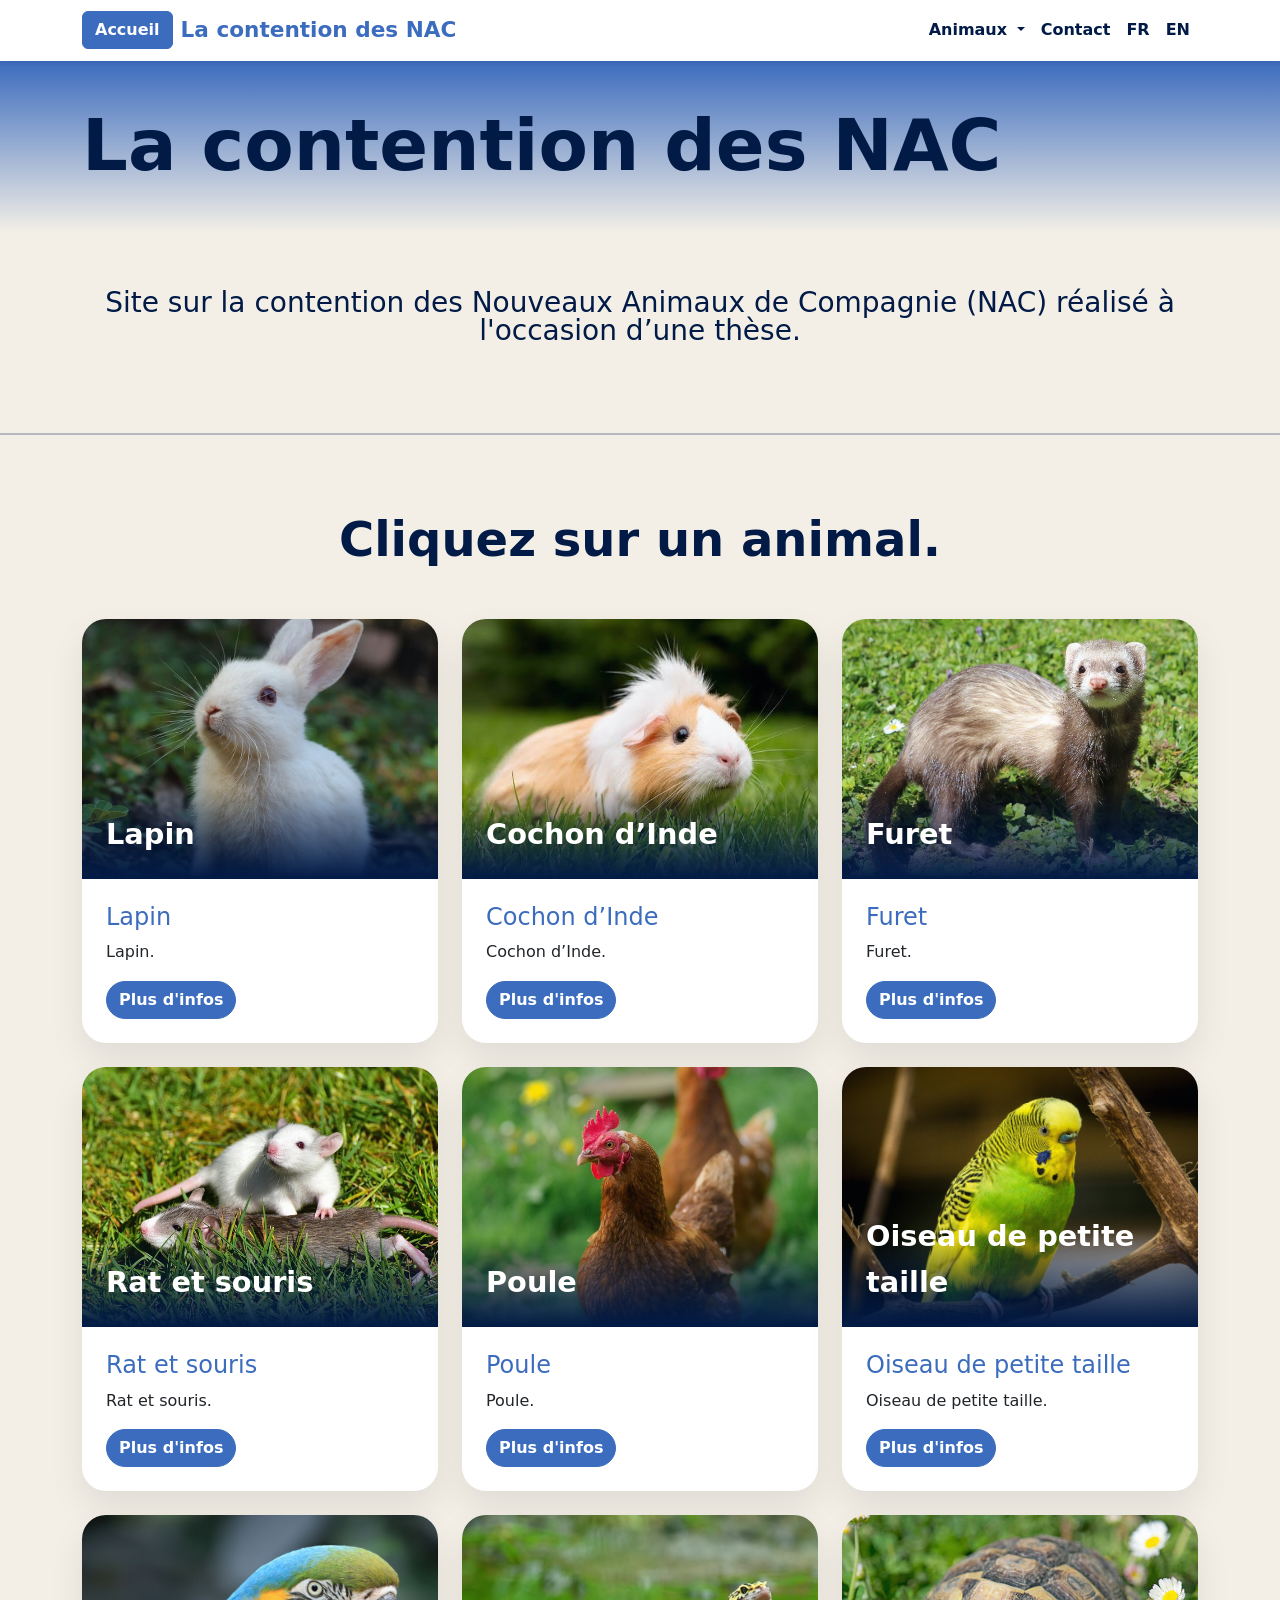
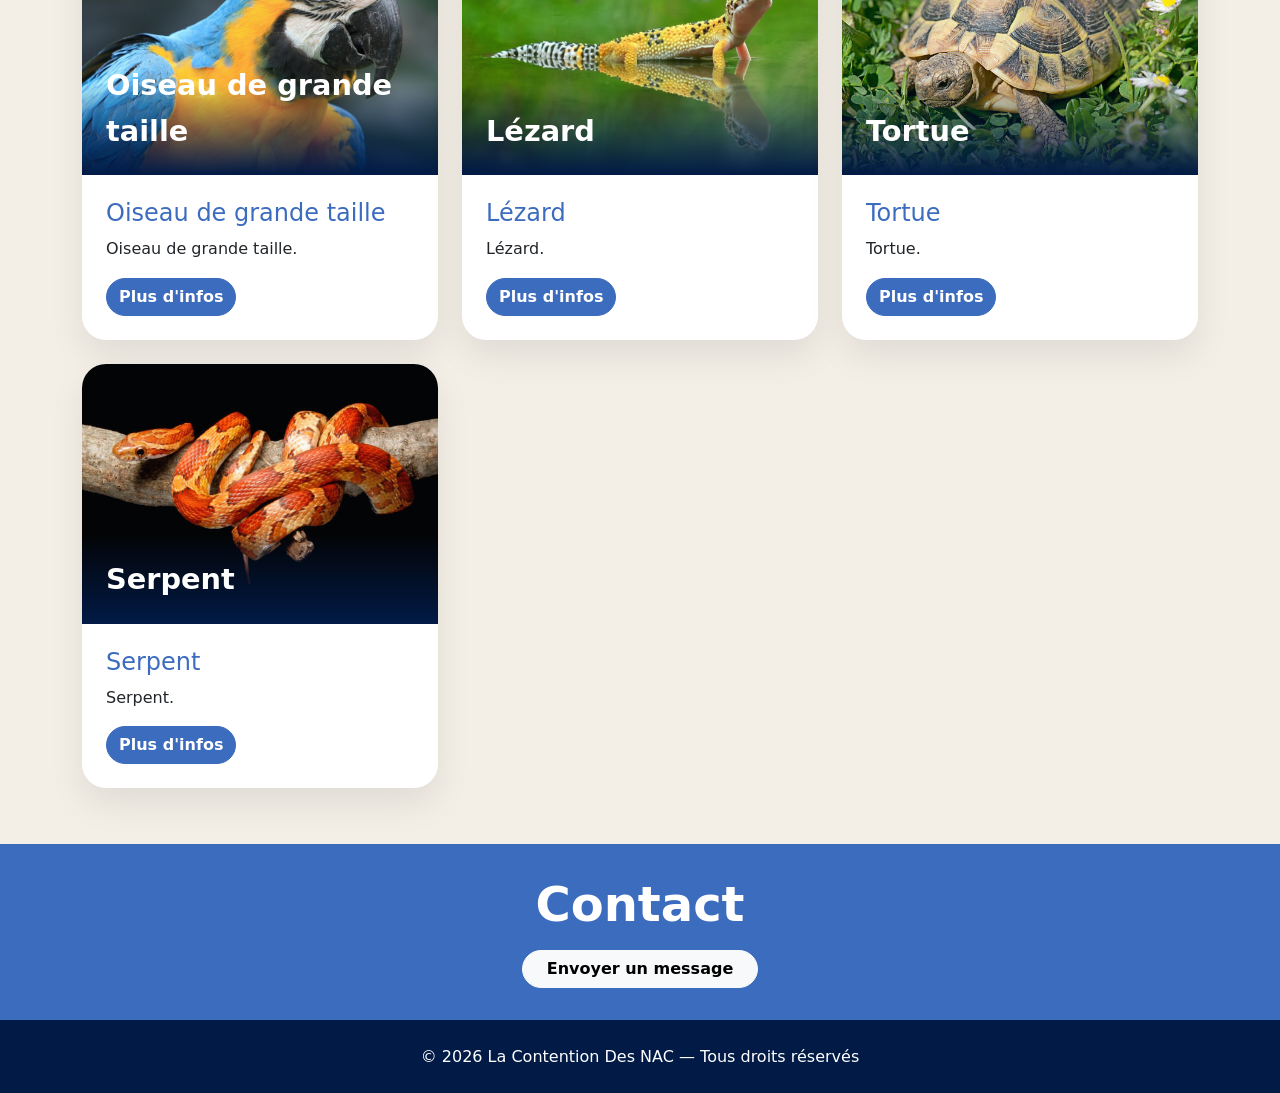
<file: index.html>
<!DOCTYPE html>
<html lang="fr">
<head>
    <meta charset="UTF-8">
    <meta name="viewport" content="width=device-width, initial-scale=1.0">
    <title>La Contention Des NAC</title>

    <link href="https://cdn.jsdelivr.net/npm/bootstrap@5.3.3/dist/css/bootstrap.min.css" rel="stylesheet">
    <link rel="stylesheet" href="css/style.css">
</head>

<body>
<div id="commonNavbar" class="sticky-top"></div>

<main>
    <section class="hero-section">
        <div class="container py-5">
            <div class="row align-items-center min-vh-10 g-5">
                <div class="col-12">
                    <h1 class="display-2 fw-bold lh-1 mb-1" id="home-title">
                        La contention des NAC
                    </h1>
                </div>
            </div>
        </div>
    </section>

    <section class="py-5" id="intro">
        <div class="container py-lg-2">
            <div class="text-center col-lg-12">
                <h2 class="fs-3 lh-1" id="home-intro">
                    Intro text.
                </h2>
            </div>
        </div>
    </section>

    <hr class="my-4 border-2">

    <section class="py-5" id="nac-list">
        <div class="container py-lg-2">
            <div class="row justify-content-center text-center mb-5">
                <div class="col-lg-8">
                    <h2 class="display-5 fw-bold lh-1" id="home-subtitle">
                        Cliquez sur un animal.
                    </h2>
                </div>
            </div>

            <div class="row g-4" id="nac-cards"></div>
        </div>
    </section>

    <section class="contact-section py-3 text-center text-white" id="contact">
        <div class="container py-lg-3">
            <h2 class="display-5 fw-bold mb-3">Contact</h2>
            <a href="mailto:lacontentiondesnac@gmail.com" class="btn btn-light rounded-pill px-4 fw-bold" id="contact-button">
                Envoyer un message
            </a>
        </div>
    </section>
</main>

<div id="commonFooter"></div>

<template id="nac-card-template">
    <!--    <div class="col-md-6 col-lg-4 col-xl-3">-->
    <div class="col-md-6 col-lg-4">
        <article class="card nac-card h-100 border-0">
            <a class="image-button">
                <img class="card-img-top">
                <span></span>
            </a>

            <div class="card-body p-4 d-flex flex-column">
                <h3 class="h4 card-title brand-color"></h3>
                <p class="card-text flex-grow-1"></p>
                <a class="btn btn-primary-custom rounded-pill align-self-start">
                    Plus d'infos
                </a>
            </div>
        </article>
    </div>
</template>


<script src="js/animalData.js"></script>
<script src="js/language.js"></script>
<script src="js/layout.js"></script>
<script src="js/navAnimals.js"></script>
<script src="js/homePage.js"></script>
<script src="js/homeCards.js"></script>
<script src="https://cdn.jsdelivr.net/npm/bootstrap@5.3.3/dist/js/bootstrap.bundle.min.js"></script>
</body>
</html>
</file>
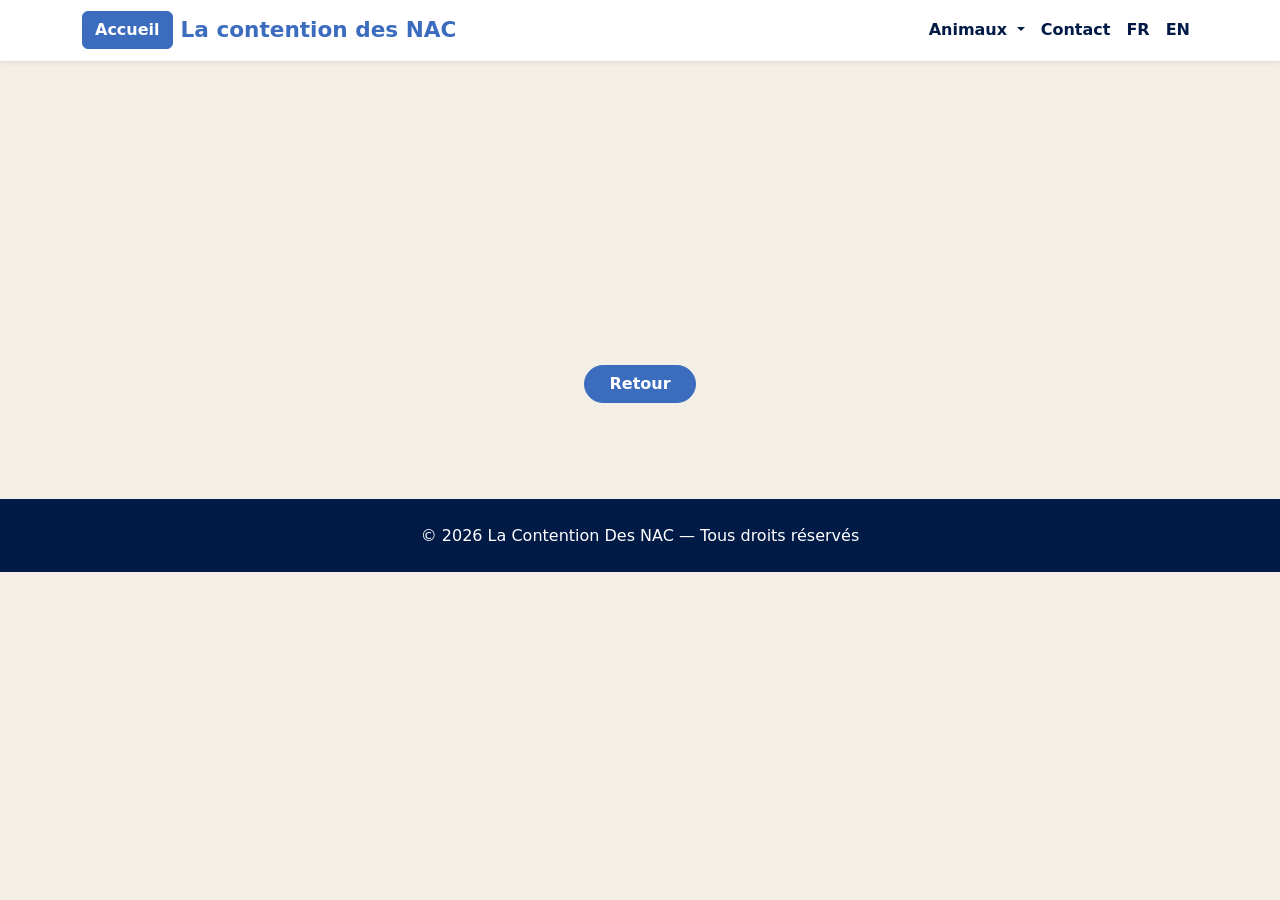
<file: animal.html>
<!DOCTYPE html>
<html lang="fr">
<head>
    <meta charset="UTF-8">
    <meta name="viewport" content="width=device-width, initial-scale=1.0">
    <title>La Contention Des NAC</title>

    <link href="https://cdn.jsdelivr.net/npm/bootstrap@5.3.3/dist/css/bootstrap.min.css" rel="stylesheet">
    <link rel="stylesheet" href="css/style.css">
</head>

<body>
<div id="commonNavbar"></div>

<main>
    <section class="animal-page-header py-5 text-center">
        <div class="container py-lg-4">
            <h1 class="display-3 fw-bold lh-1 mb-3" id="animal-page-title"></h1>
        </div>
    </section>

    <section class="py-5">
        <div class="container py-lg-5">
            <div id="animal-video-sections"></div>

            <div class="text-center mt-5">
                <a href="index.html#nac-list" class="btn btn-primary-custom rounded-pill px-4" id="back-button">
                    Retour
                </a>
            </div>
        </div>
    </section>
</main>

<div id="commonFooter"></div>

<template id="animal-video-template">
    <div class="row g-5 align-items-center animal-video-section">
        <div class="col-lg-6">
            <div class="ratio ratio-16x9 video-card">
                <iframe loading="lazy" referrerpolicy="strict-origin-when-cross-origin"
                        allow="encrypted-media; picture-in-picture; accelerometer; gyroscope" allowfullscreen></iframe>
            </div>
        </div>

        <div class="col-lg-6">
            <div class="content-card">
                <h2 class="h1 brand-color mb-4"></h2>
                <div class="animal-video-text"></div>
            </div>
        </div>
    </div>
</template>

<script src="js/animalData.js"></script>
<script src="js/language.js"></script>
<script src="js/layout.js"></script>
<script src="js/navAnimals.js"></script>
<script src="js/animalPage.js"></script>
<script src="https://cdn.jsdelivr.net/npm/bootstrap@5.3.3/dist/js/bootstrap.bundle.min.js"></script>
</body>
</html>
</file>
<file: css/style.css>
:root {
    --primary: #3c6cbe;
    --secondary: #f3efe7;
    --dark: #011a46;
    --light: #ffffff;
    --accent: #570d9c;
}

body {
    color: var(--dark);
    background-color: var(--secondary);
    line-height: 1.6;
}

.footer-section {
    background-color: var(--dark);
}

.brand-color {
    color: var(--primary) !important;
}

/*======================================*/

.navbar-brand {
    font-size: 1.35rem;
}

@media (max-width: 767.98px) {
    #commonNavbar.sticky-top {
        position: static;
    }
}

.nav-link {
    color: var(--dark);
}

.nav-link:hover,
.nav-link:focus {
    color: var(--primary);
}

.dropdown-menu {
    border: 0;
    border-radius: 1rem;
    box-shadow: 0 1rem 2.2rem rgba(0, 0, 0, 0.12);
    padding: 0.75rem;
}

.dropdown-item {
    color: var(--dark);
    border-radius: 0.75rem;
    font-weight: 600;
}

.dropdown-item:hover,
.dropdown-item:focus {
    color: var(--light);
    background-color: var(--primary);
}

/*======================================*/

.hero-section {
    background: linear-gradient(var(--primary), rgba(243, 239, 231, 0.88));
    background-size: cover;
    background-position: center;
}

.min-vh-75 {
    min-height: 75vh;
}

.section-kicker {
    color: var(--accent);
    font-weight: 800;
    letter-spacing: 2px;
    text-transform: uppercase;
}

.light-kicker {
    color: rgba(255, 255, 255, 0.78);
}

.hero-text {
    max-width: 620px;
}

.btn-primary-custom {
    --bs-btn-color: #ffffff;
    --bs-btn-bg: var(--primary);
    --bs-btn-border-color: var(--primary);
    --bs-btn-hover-color: #ffffff;
    --bs-btn-hover-bg: var(--dark);
    --bs-btn-hover-border-color: var(--dark);
    --bs-btn-focus-shadow-rgb: 111, 143, 114;
    --bs-btn-active-color: #ffffff;
    --bs-btn-active-bg: var(--dark);
    --bs-btn-active-border-color: var(--dark);
    font-weight: 700;
}

.hero-image-card,
.info-card {
    background-color: var(--light);
    border-radius: 1.75rem;
    box-shadow: 0 1.5rem 3rem rgba(0, 0, 0, 0.12);
}

.main-image {
    width: 100%;
    height: 420px;
    object-fit: cover;
}

.nac-card {
    border-radius: 1.5rem;
    overflow: hidden;
    box-shadow: 0 1rem 2.2rem rgba(0, 0, 0, 0.08);
    transition: 0.2s ease;
}

.nac-card:hover {
    transform: translateY(-6px);
    box-shadow: 0 1.4rem 2.8rem rgba(0, 0, 0, 0.12);
}

.image-button {
    position: relative;
    display: block;
    height: 260px;
    overflow: hidden;
    color: var(--light);
    text-decoration: none;
}

.image-button img {
    width: 100%;
    height: 100%;
    object-fit: cover;
    transition: 0.3s ease;
}

.image-button::after {
    content: "";
    position: absolute;
    inset: 0;
    background: linear-gradient(
            rgba(112, 148, 210, 0.02) 0%,
            rgba(112, 148, 210, 0.02) 65%,
            var(--dark) 100%
    );}

.image-button span {
    position: absolute;
    left: 1.5rem;
    bottom: 1.35rem;
    z-index: 1;
    font-size: 1.8rem;
    font-weight: 800;
}

.image-button:hover img {
    transform: scale(1.08);
}

.about-section {
    background-color: var(--light);
}

.about-image,
.animal-main-image {
    width: 100%;
    height: 460px;
    object-fit: cover;
    box-shadow: 0 1.1rem 2.5rem rgba(0, 0, 0, 0.1);
}

.contact-section,
.animal-hero-section {
    background-color: var(--primary);
}

.info-card {
    box-shadow: 0 1rem 2.2rem rgba(0, 0, 0, 0.08);
}

.list-group-item {
    color: var(--dark);
    background-color: transparent;
}


@media (max-width: 991.98px) {
    .main-image,
    .about-image,
    .animal-main-image {
        height: 340px;
    }
}

@media (max-width: 575.98px) {
    .main-image,
    .about-image,
    .animal-main-image {
        height: 280px;
    }

    .image-button {
        height: 230px;
    }
}

/*======================================*/

.list-group-item {
    color: var(--dark);
    background-color: transparent;
}

.animal-video-section {
    margin-bottom: 6rem;
}

.animal-video-section:last-child {
    margin-bottom: 0;
}


@media (max-width: 991.98px) {
    .animal-video-section {
        margin-bottom: 4rem;
    }

    .main-image,
    .about-image,
    .animal-main-image {
        height: 340px;
    }
}
</file>
